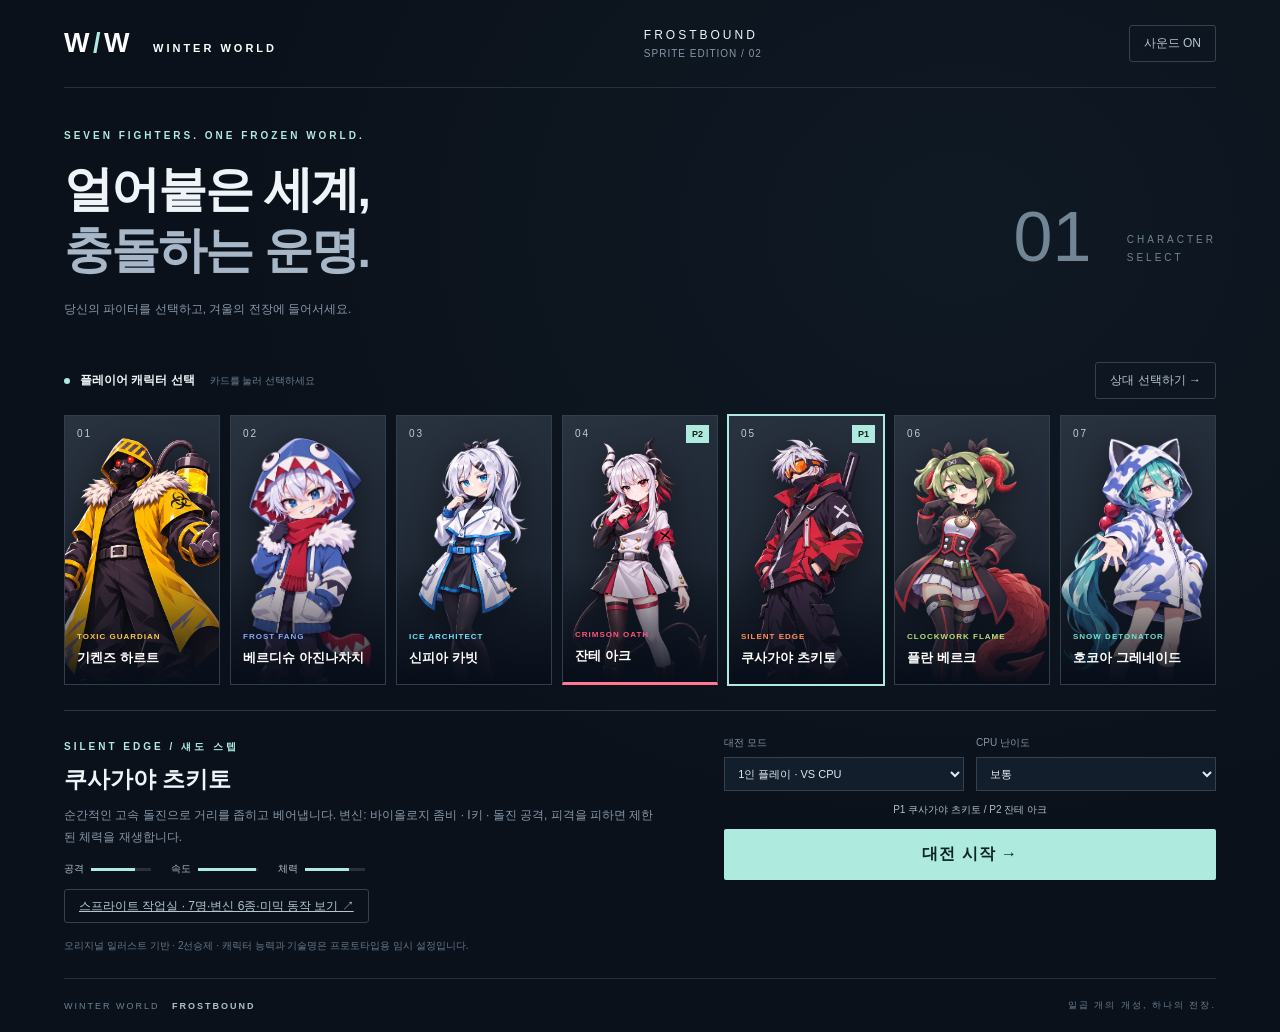
<file: index.html>
<!doctype html>
<html lang="ko"><head><meta charset="utf-8"><meta name="viewport" content="width=device-width,initial-scale=1"><title>WINTER WORLD — FROSTBOUND</title><link rel="stylesheet" href="style.css"></head>
<body><header><a class="brand" href="index.html">W<span> / </span>W <small>WINTER WORLD</small></a><div class="edition">FROSTBOUND <span>SPRITE EDITION / 02</span></div><button id="sound" class="quiet">사운드 ON</button></header>
<main><section id="select"><div class="eyebrow">SEVEN FIGHTERS. ONE FROZEN WORLD.</div><div class="headline"><div><h1>얼어붙은 세계,<br><em>충돌하는 운명.</em></h1><p>당신의 파이터를 선택하고, 겨울의 전장에 들어서세요.</p></div><div class="chapter">01 <span>CHARACTER<br>SELECT</span></div></div>
<div class="selection-bar"><div><span class="dot"></span><strong id="pick-label">플레이어 캐릭터 선택</strong><span id="pick-hint">카드를 눌러 선택하세요</span></div><button id="pick-toggle" class="quiet">상대 선택하기 →</button></div><div id="roster" class="roster"></div>
<div class="bottom-panel"><div class="profile"><span id="profile-tag" class="eyebrow"></span><h2 id="profile-name"></h2><p id="profile-desc"></p><div id="stats"></div></div><div class="setup"><label>대전 모드 <select id="mode"><option value="cpu">1인 플레이 · VS CPU</option><option value="online">친구와 대전 · 초대 링크</option><option value="local">2인 플레이 · 로컬 대전</option></select></label><label id="difficulty-label">CPU 난이도 <select id="difficulty"><option value="0">연습</option><option value="1" selected>보통</option></select></label><div id="online-panel" hidden><p id="net-status" role="status" aria-live="polite">캐릭터를 고른 뒤 방을 만들거나 코드를 입력하세요.</p><div id="net-entry"><button id="net-create" class="quiet">방 만들기</button><input id="net-code" maxlength="6" placeholder="방 코드 6자리" aria-label="방 코드"><button id="net-join" class="quiet">참가</button></div><div id="net-room" hidden><strong id="net-room-code"></strong><p id="net-players"></p><button id="net-copy" class="quiet">초대 링크 복사</button><button id="net-ready" class="primary">준비 완료</button><button id="net-leave" class="quiet">방 나가기</button></div><p class="footnote">친구에게 초대 링크를 보내세요. 참가하면 자동으로 시작합니다.</p></div><div id="versus"></div><button id="start" class="primary" disabled>스프라이트 불러오는 중…</button></div></div><p><a class="quiet" href="sprites.html">스프라이트 작업실 · 7명·변신 6종·미믹 동작 보기 ↗</a></p><p class="footnote">오리지널 일러스트 기반 · 2선승제 · 캐릭터 능력과 기술명은 프로토타입용 임시 설정입니다.</p></section>
<section id="game" hidden><div class="arena-top"><span><span id="net-latency"></span> FROZEN TERMINAL <b>설원의 정거장</b></span><div><button id="pause" class="quiet">일시정지 Esc</button><button id="back" class="quiet">캐릭터 선택</button></div></div><div class="canvas-wrap"><canvas id="canvas" width="1200" height="650" aria-label="윈터 월드 격투게임 전장"></canvas><div id="overlay" hidden><div class="modal"><div class="eyebrow" id="result-tag">ROUND COMPLETE</div><h2 id="result-title"></h2><p id="result-desc"></p><button id="continue" class="primary">다음 라운드</button><button id="return" class="quiet">캐릭터 선택</button></div></div></div><div class="controls"><div><b>PLAYER 1</b><span><kbd>A</kbd><kbd>D</kbd> 이동 <kbd>W</kbd> 점프 <kbd>S</kbd> 방어</span><span><kbd>J</kbd> 약공격 <kbd>K</kbd> 강공격 <kbd>L</kbd> 특수기 <kbd>I</kbd> 변신</span></div><div><b id="p2-label">CPU OPPONENT</b><span>← → 이동 · ↑ 점프 · ↓ 방어</span><span>숫자 1 약공격 · 2 강공격 · 3 특수기 · 0 변신</span></div><p>특수기: 게이지 35 소모<br>모든 캐릭터: 변신 게이지 100 → I (2P: 0)<br>먼저 2라운드를 이기면 승리</p></div></section></main><footer><span>WINTER WORLD <b>FROSTBOUND</b></span><span>일곱 개의 개성, 하나의 전장.</span></footer><script src="engine.js?v=range-1"></script><script src="assets/sprites/atlas.js?v=range-1"></script><script src="assets/sprites/golem-atlas.js?v=range-1"></script><script src="assets/sprites/slime-atlas.js?v=range-1"></script><script src="assets/sprites/angel-atlas.js?v=range-1"></script><script src="assets/sprites/devil-atlas.js?v=range-1"></script><script src="assets/sprites/chemical-atlas.js?v=range-1"></script><script src="assets/sprites/zombie-atlas.js?v=range-1"></script><script src="animation.js?v=range-1"></script><script src="vendor/peerjs.min.js"></script><script src="online.js?v=range-1"></script><script src="p2p.js?v=range-1"></script><script src="game.js?v=range-1"></script></body></html>
</file>
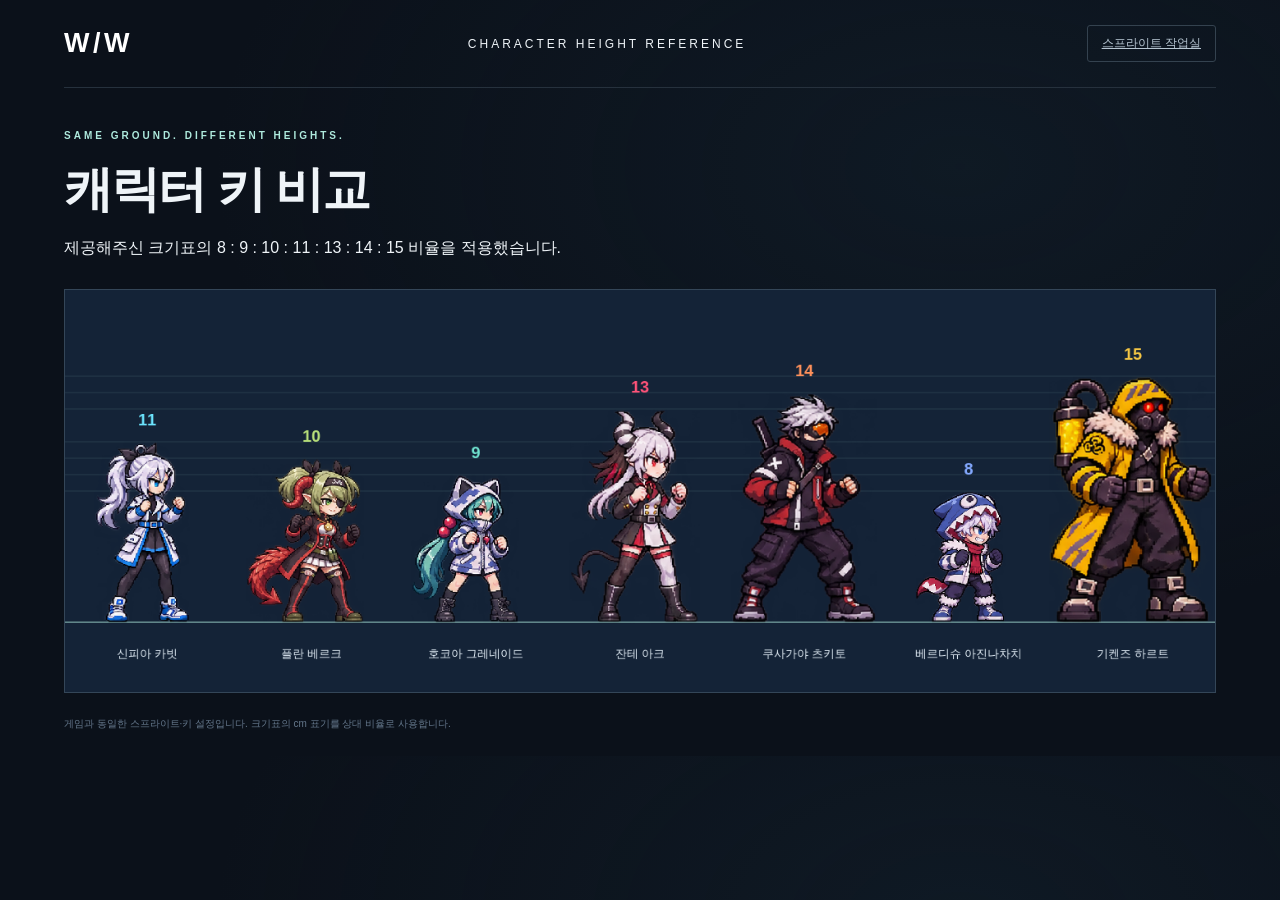
<file: heights.html>
<!doctype html><html lang="ko"><head><meta charset="utf-8"><meta name="viewport" content="width=device-width,initial-scale=1"><title>윈터 월드 · 캐릭터 키 비교</title><link rel="stylesheet" href="style.css"></head><body><header><a class="brand" href="index.html">W / W</a><span class="edition">CHARACTER HEIGHT REFERENCE</span><a class="quiet" href="sprites.html">스프라이트 작업실</a></header><main><div class="eyebrow">SAME GROUND. DIFFERENT HEIGHTS.</div><h1>캐릭터 키 비교</h1><p>제공해주신 크기표의 8 : 9 : 10 : 11 : 13 : 14 : 15 비율을 적용했습니다.</p><canvas id="lineup" width="1400" height="490" style="margin-top:30px;border:1px solid #344658"></canvas><p class="footnote">게임과 동일한 스프라이트·키 설정입니다. 크기표의 cm 표기를 상대 비율로 사용합니다.</p></main><script src="engine.js"></script><script src="assets/sprites/atlas.js"></script><script src="animation.js"></script><script>
const ctx=document.getElementById('lineup').getContext('2d');
const order=[2,5,6,3,4,1,0],images=order.map(id=>{const im=new Image();im.src=`assets/sprites/fighter-${id}.png`;return im;});
Promise.all(images.map(im=>new Promise(resolve=>{if(im.complete&&im.naturalWidth)resolve();else im.onload=resolve;}))).then(()=>{
ctx.fillStyle='#142337';ctx.fillRect(0,0,1400,490);
for(const unit of [8,9,10,11,13,14,15]){ctx.strokeStyle='#aeeadd22';ctx.beginPath();ctx.moveTo(0,405-unit*20);ctx.lineTo(1400,405-unit*20);ctx.stroke();}
ctx.strokeStyle='#aeeadd';ctx.beginPath();ctx.moveTo(0,405);ctx.lineTo(1400,405);ctx.stroke();
order.forEach((id,i)=>{const c=WinterFight.roster[id],x=100+i*200;FighterAnimation.draw(ctx,images[i],SPRITE_ATLASES[id],0,x,405,c.height);ctx.textAlign='center';ctx.fillStyle=c.color;ctx.font='bold 20px "Malgun Gothic",sans-serif';ctx.fillText(`${c.heightUnits}`,x,385-c.height);ctx.fillStyle='#e2edf6';ctx.font='14px "Malgun Gothic",sans-serif';ctx.fillText(c.name,x,448);});
});
</script></body></html>
</file>
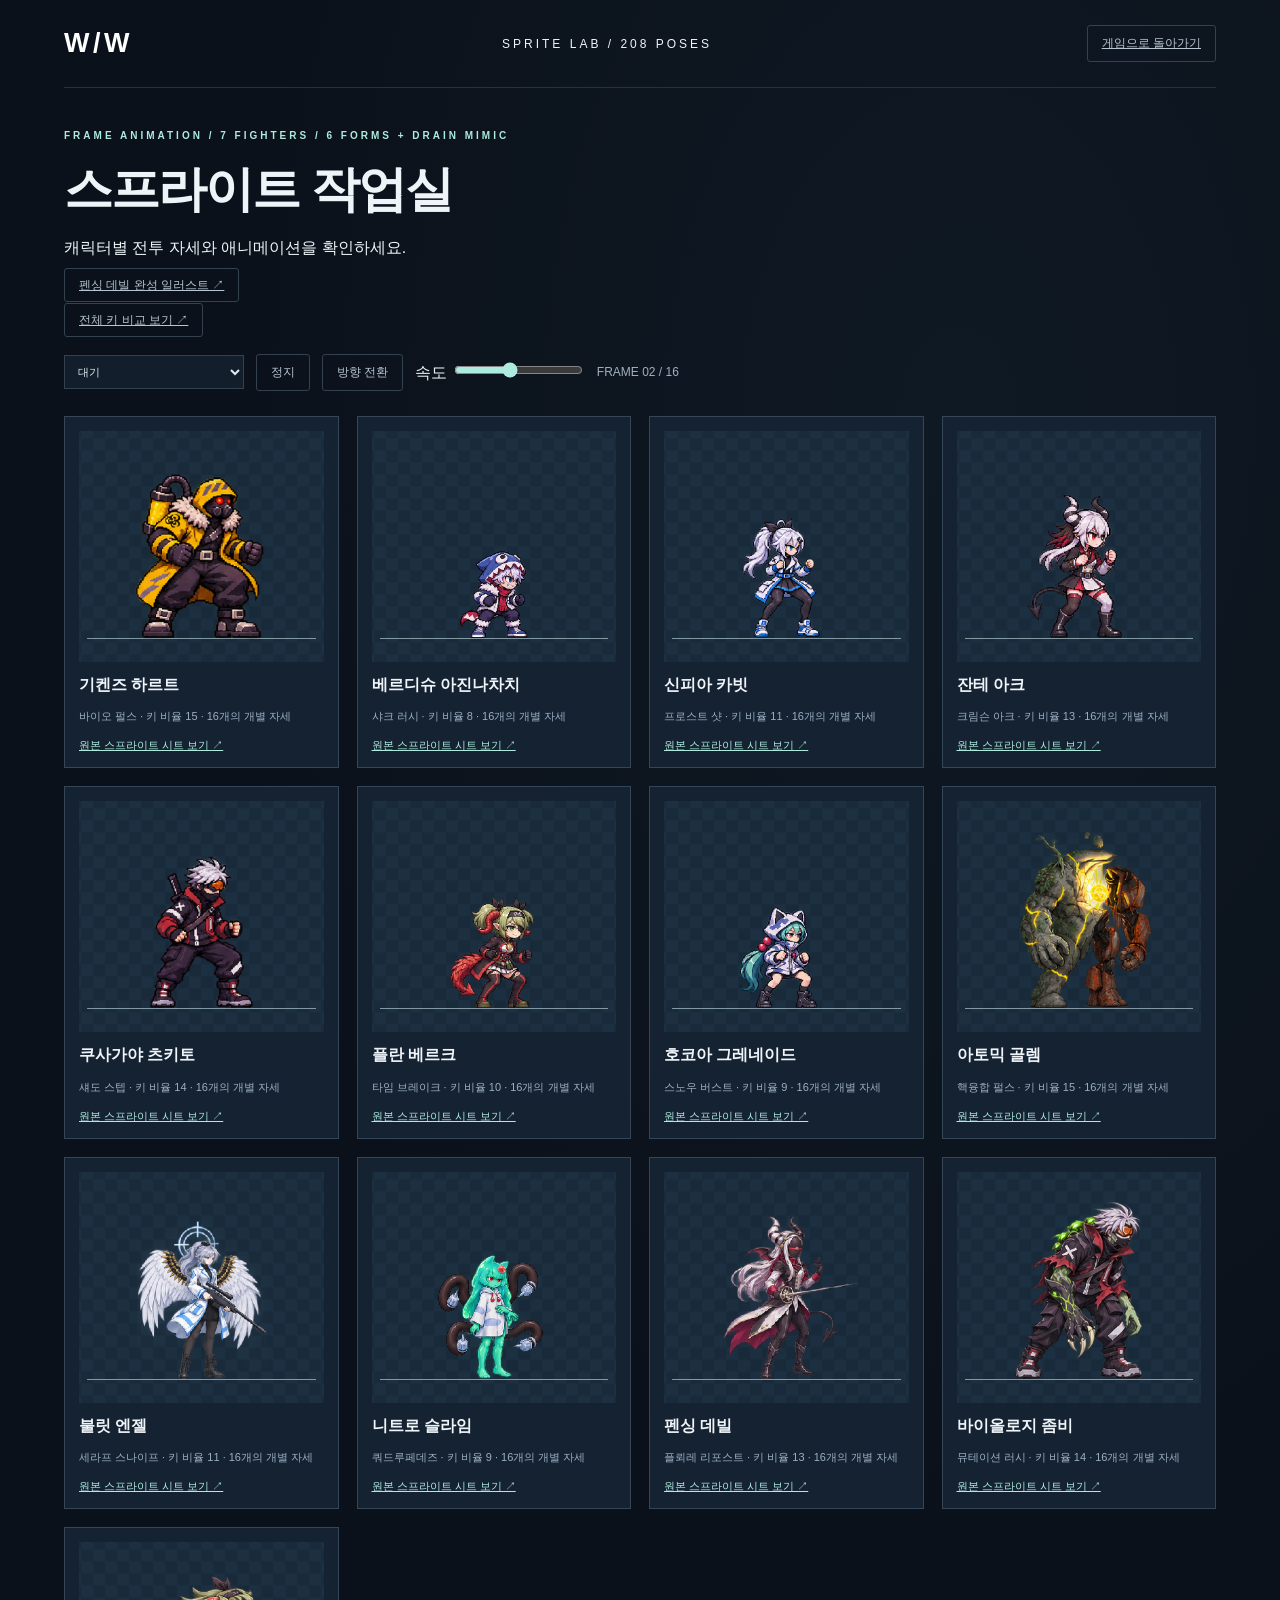
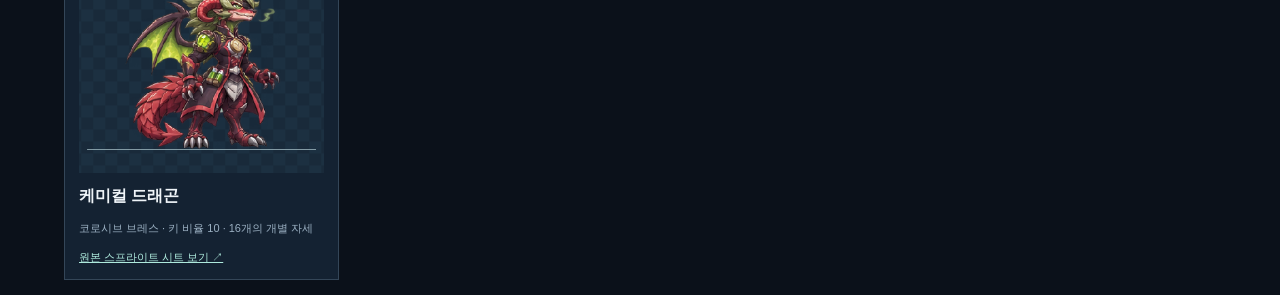
<file: sprites.html>
<!doctype html><html lang="ko"><head><meta charset="utf-8"><meta name="viewport" content="width=device-width,initial-scale=1"><title>WINTER WORLD · 스프라이트 작업실</title><link rel="stylesheet" href="style.css"><style>.toolbar{display:flex;gap:12px;align-items:center;flex-wrap:wrap;margin:25px 0}.toolbar select{width:180px;margin:0}.grid{display:grid;grid-template-columns:repeat(auto-fit,minmax(270px,1fr));gap:18px}.preview{background:#142232;border:1px solid #344658;padding:14px}.preview canvas{width:100%;background:repeating-conic-gradient(#192a3a 0% 25%,#1c3041 0% 50%) 50%/24px 24px}.preview h2{font-size:16px}.preview p{font-size:11px;color:#9bb0c2}.preview a{color:#aeeadd;font-size:11px}input{accent-color:#aeeadd}#readout{color:#9fb0be;font-size:12px}</style></head><body><header><a href="index.html" class="brand">W / W</a><span class="edition">SPRITE LAB / 208 POSES</span><a href="index.html" class="quiet">게임으로 돌아가기</a></header><main><div class="eyebrow">FRAME ANIMATION / 7 FIGHTERS / 6 FORMS + DRAIN MIMIC</div><h1>스프라이트 작업실</h1><p>캐릭터별 전투 자세와 애니메이션을 확인하세요.</p><p><a class="quiet" href="assets/forms/fencing-devil.png">펜싱 데빌 완성 일러스트 ↗</a></p><p><a class="quiet" href="heights.html">전체 키 비교 보기 ↗</a></p><div class="toolbar"><select id="action"><option value="idle">대기</option><option value="walk">이동</option><option value="light">약공격</option><option value="heavy">강공격</option><option value="special">특수기</option><option value="guard">방어</option><option value="jump">점프</option><option value="hurt">피격</option><option value="ko">다운</option><option value="all">전체 16프레임</option></select><button id="play" class="quiet">정지</button><button id="flip" class="quiet">방향 전환</button><label>속도 <input id="speed" type="range" min="0.25" max="2" step=".25" value="1"></label><span id="readout"></span></div><div class="grid" id="grid"></div></main><script src="engine.js?v=range-1"></script><script src="assets/sprites/atlas.js"></script><script src="assets/sprites/golem-atlas.js"></script><script src="assets/sprites/slime-atlas.js"></script><script src="assets/sprites/angel-atlas.js"></script><script src="assets/sprites/devil-atlas.js"></script><script src="assets/sprites/chemical-atlas.js?v=range-1"></script><script src="assets/sprites/zombie-atlas.js?v=range-1"></script><script src="animation.js?v=range-1"></script><script>
'use strict';
const grid=document.getElementById('grid'),action=document.getElementById('action');let playing=true,face=1,time=0,last=0;
const sources=[...WinterFight.roster.map((c,i)=>({c,src:`assets/sprites/fighter-${i}.png`,atlas:SPRITE_ATLASES[i]})),...[[0,'atomic-golem',GOLEM_ATLAS],[2,'bullet-angel',ANGEL_ATLAS],[6,'nitro-slime',SLIME_ATLAS],[3,'fencing-devil',DEVIL_ATLAS],[4,'biology-zombie',ZOMBIE_ATLAS],[5,'chemical-dragon',CHEMICAL_ATLAS]].map(([id,file,atlas])=>({c:WinterFight.forms[id],src:`assets/sprites/${file}.png`,atlas}))];
const entries=sources.map(({c,src,atlas})=>{const article=document.createElement('article');article.className='preview';article.innerHTML=`<canvas width="360" height="340"></canvas><h2>${c.name}</h2><p>${c.skill} · 키 비율 ${c.heightUnits} · 16개의 개별 자세</p><a href="${src}" target="_blank">원본 스프라이트 시트 보기 ↗</a>`;grid.append(article);const im=new Image();im.src=src;return{ctx:article.querySelector('canvas').getContext('2d'),im,c,atlas};});
document.getElementById('play').onclick=()=>{playing=!playing;document.getElementById('play').textContent=playing?'정지':'재생';};document.getElementById('flip').onclick=()=>face*=-1;action.onchange=()=>time=0;
function frame(now){if(playing)time+=Math.min(.05,(now-last)/1000||0)*Number(document.getElementById('speed').value);last=now;const a=action.value;const f={hp:100,animTime:time};if(['light','heavy','special'].includes(a)){const duration=a==='light'?.32:a==='heavy'?.48:.55;const t=time%(duration+.35);if(t<duration)f.attack={kind:a,t};}if(a==='walk')f.moving=true;if(a==='guard')f.guard=true;if(a==='hurt')f.stun=1;if(a==='ko')f.hp=0;if(a==='jump'){const t=time%1.3;f.y=Math.max(0,240*t-300*t*t);f.vy=t<.12?600:0;if(t>.8&&t<.9)f.landing=1;}
const pose=a==='all'?Math.floor(time*5)%16:FighterAnimation.pose(f);document.getElementById('readout').textContent=`FRAME ${String(pose+1).padStart(2,'0')} / 16`;
entries.forEach(({ctx,im,c,atlas})=>{ctx.clearRect(0,0,360,340);ctx.fillStyle='#92aab3';ctx.fillRect(12,305,336,1);if(im.complete&&im.naturalWidth)FighterAnimation.draw(ctx,im,atlas,pose,180,305-(f.y||0),Math.min(c.height*.88,260),face);});requestAnimationFrame(frame);}
requestAnimationFrame(frame);
</script></body></html>
</file>
<file: style.css>
:root{color-scheme:dark;--ink:#eff4f8;--muted:#8797a9;--accent:#aeeadd}*{box-sizing:border-box}body{margin:0;background:#0b111a;color:var(--ink);font-family:'Malgun Gothic','Segoe UI',sans-serif;background-image:radial-gradient(ellipse at 75% 22%,#1a304044,transparent 55%)}button,select{font:inherit}button{cursor:pointer}button:focus-visible,a:focus-visible,select:focus-visible{outline:2px solid var(--accent);outline-offset:5px}header,footer{display:flex;align-items:center;justify-content:space-between;margin:0 5%;padding:25px 0;border-bottom:1px solid #26313d}.brand{font-size:27px;font-weight:900;color:white;text-decoration:none;letter-spacing:-2px}.brand span{color:var(--accent)}.brand small{font-size:11px;letter-spacing:3px;margin-left:20px}.edition{font-size:12px;letter-spacing:3px}.edition span{display:block;font-size:10px;letter-spacing:1px;color:var(--muted);margin-top:6px}.quiet{background:transparent;color:#b6c5d1;border:1px solid #34424f;padding:9px 14px;font-size:12px;border-radius:3px}.quiet:hover{border-color:#b2e9dc;color:white}main{max-width:1440px;margin:auto;padding:42px 5% 15px}.eyebrow{color:var(--accent);font-size:10px;letter-spacing:3px;font-weight:700}.headline{display:flex;align-items:center;justify-content:space-between}h1{font-size:clamp(30px,3.8vw,56px);line-height:1.25;letter-spacing:-2px;margin:18px 0}h1 em{font-style:normal;color:#a8b7c8}.headline p,.profile p{font-size:12px;color:var(--muted);line-height:1.8}.chapter{font-size:70px;font-weight:200;color:#718594}.chapter span{display:inline-block;font-size:10px;line-height:1.8;letter-spacing:3px;margin-left:16px;color:#718594}.selection-bar{display:flex;justify-content:space-between;align-items:center;margin:30px 0 16px;font-size:12px}.dot{display:inline-block;background:var(--accent);width:6px;height:6px;border-radius:50%;margin-right:10px}.selection-bar strong{font-size:12px}.selection-bar #pick-hint{color:#687d91;margin-left:15px;font-size:10px}.roster{display:grid;grid-template-columns:repeat(7,1fr);gap:10px}.card{position:relative;overflow:hidden;height:270px;background:linear-gradient(160deg,#29323f,#141d29);border:1px solid #303e4d;padding:0;color:white;text-align:left;transition:transform .2s,border-color .2s}.card:hover{transform:translateY(-7px);border-color:var(--c)}.card.selected{border-color:var(--accent);box-shadow:0 0 0 1px var(--accent)}.card.enemy{border-bottom:3px solid #ff7891}.card img{height:300px;max-width:none;position:absolute;left:50%;transform:translateX(-50%);top:22px;filter:drop-shadow(0 8px 15px #0006)}.card:after{content:'';position:absolute;inset:0;background:linear-gradient(transparent 55%,#080e19 100%);pointer-events:none}.card .number{position:absolute;top:12px;left:12px;z-index:2;color:#c1cbd2;font-size:10px;letter-spacing:2px}.card .badge{position:absolute;top:9px;right:8px;z-index:2;font-size:9px;background:var(--accent);color:#14201e;padding:4px 6px;font-weight:bold}.card .label{position:absolute;bottom:17px;left:12px;right:6px;z-index:2;font-size:13px;font-weight:700;word-break:keep-all}.card .label small{display:block;color:var(--c);font-size:8px;letter-spacing:1px;margin-bottom:8px}.bottom-panel{display:grid;grid-template-columns:1.2fr 1fr;gap:70px;border-top:1px solid #2b3846;margin-top:25px;padding-top:25px}.profile h2{font-size:23px;margin:10px 0}.profile p{margin:0 0 14px}#stats{display:flex;gap:20px;font-size:10px;color:#b2c0ce}#stats span{display:flex;align-items:center;gap:7px}#stats i{display:inline-block;width:60px;height:3px;background:#25313e}#stats i b{display:block;height:100%;background:var(--accent)}.setup{display:grid;grid-template-columns:1fr 1fr;gap:12px}.setup label{font-size:10px;color:var(--muted)}select{width:100%;padding:9px;background:#121e2b;border:1px solid #34414e;margin-top:7px;font-size:11px;color:#e4eaf0}#versus{grid-column:1/-1;color:#aebfcc;font-size:10px;text-align:center}.primary{background:var(--accent);border:0;color:#0e2525;padding:15px 23px;font-weight:bold;border-radius:2px;letter-spacing:1px}.primary:hover{background:#d6fff5}.primary:disabled{opacity:.5;cursor:wait}.setup .primary{grid-column:1/-1}.footnote{font-size:10px;color:#64778b;margin-top:24px}footer{border-top:1px solid #26313d;border-bottom:none;color:#6d8194;font-size:9px;letter-spacing:2px;padding:20px 0}footer b{color:#afbfca;margin-left:8px}.arena-top{display:flex;justify-content:space-between;align-items:center;margin-bottom:15px;font-size:10px;letter-spacing:2px;color:var(--accent)}.arena-top b{margin-left:14px;color:#8191a4;font-weight:400}.canvas-wrap{position:relative;border:1px solid #405366;box-shadow:0 20px 80px #0006}canvas{display:block;width:100%;background:#142337}#overlay{position:absolute;inset:0;background:#060d17bb;backdrop-filter:blur(8px);display:grid;place-items:center}#overlay[hidden],[hidden]{display:none!important}.modal{text-align:center}.modal h2{font-size:36px;margin:20px 0}.modal p{font-size:13px;color:#b3c8d9;margin-bottom:25px}.modal .quiet{margin-left:10px}.controls{display:flex;justify-content:space-between;padding:22px 0;gap:15px}.controls>div{display:flex;flex-direction:column;gap:10px;font-size:10px;color:#91a4b7}.controls b{color:var(--accent);font-size:10px;letter-spacing:2px}kbd{display:inline-block;border:1px solid #394b5b;background:#182735;padding:3px 5px;border-radius:3px;margin-right:3px}.controls p{font-size:10px;color:#7d91a5;line-height:2}@media(max-width:850px){.roster{grid-template-columns:repeat(4,1fr)}.card{height:220px}.card img{height:250px}.chapter{display:none}.bottom-panel{gap:25px}.brand small{display:none}.controls{flex-wrap:wrap}.edition{font-size:10px}}@media(max-width:500px){main{padding-top:25px}.roster{grid-template-columns:repeat(2,1fr)}.bottom-panel{grid-template-columns:1fr}.selection-bar #pick-hint{display:none}.headline h1{font-size:34px}footer span:last-child{display:none}}

#online-panel{grid-column:1/-1;padding:16px;background:#142332;border:1px solid #3b5666;font-size:12px}#net-entry,#net-room{display:flex;gap:8px;flex-wrap:wrap;align-items:center}#net-status{line-height:1.7;color:#b8e4da}#net-code{width:130px;background:#0c1926;border:1px solid #486170;color:white;padding:9px;text-transform:uppercase;font:inherit;letter-spacing:2px}#net-room-code,#net-players{width:100%}#net-room-code{font-size:20px;letter-spacing:4px}#net-latency{color:#b3e5cd;letter-spacing:0}button:disabled{opacity:.45;cursor:default}
</file>
